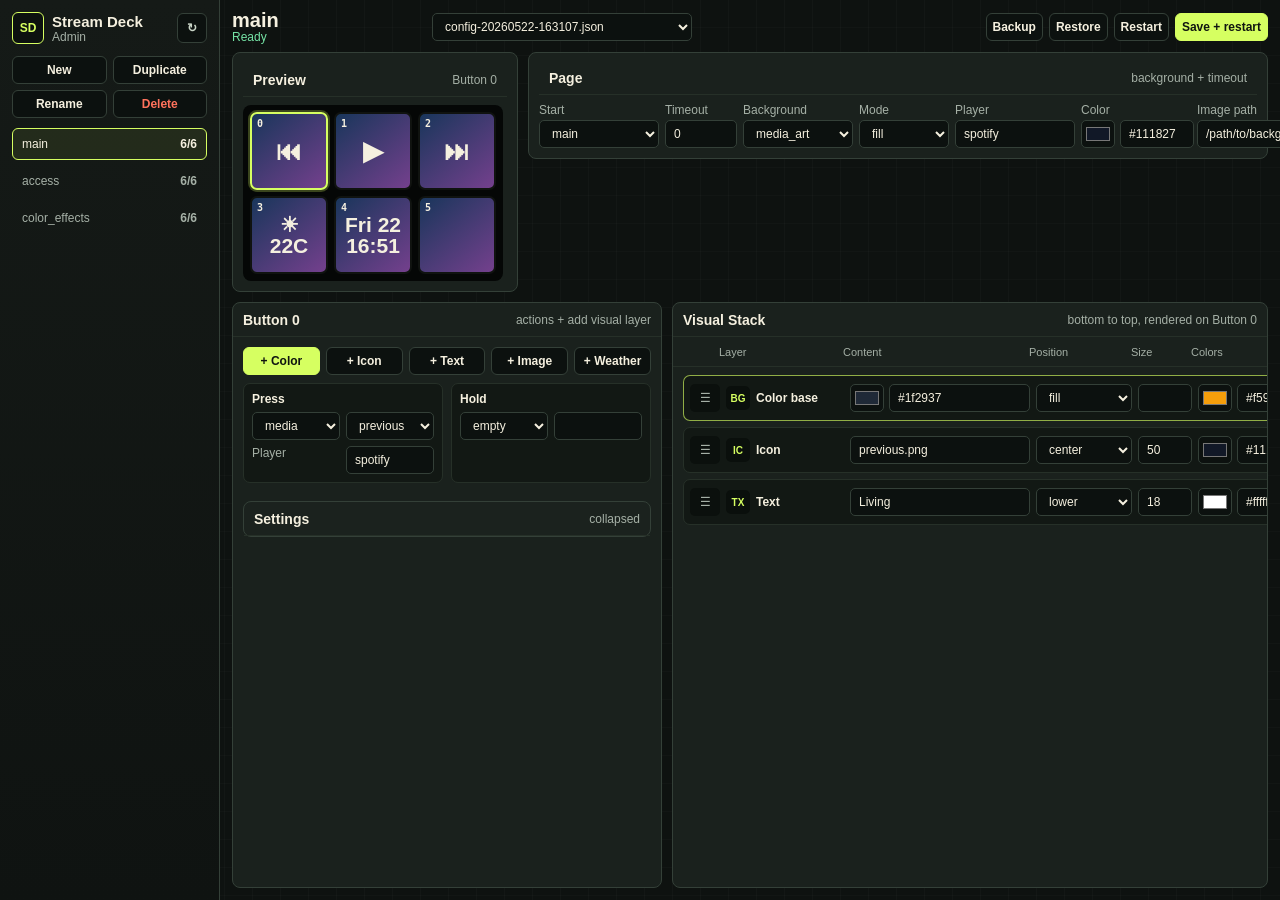
<file: docs/mockups/admin-dense-composer-mock.html>
<!doctype html>
<html lang="en">
  <head>
    <meta charset="utf-8" />
    <meta name="viewport" content="width=device-width, initial-scale=1" />
    <title>Stream Deck Dense Composer Mock</title>
    <style>
      :root {
        color-scheme: dark;
        --bg: #0e1210;
        --rail: #141916;
        --panel: #1b221e;
        --panel2: #121814;
        --field: #0c110f;
        --line: #344038;
        --line2: #263028;
        --text: #f5f0df;
        --muted: #a5b0a6;
        --soft: #cad5c7;
        --accent: #d6ff61;
        --danger: #ff725c;
        --blue: #7db8ff;
      }

      * {
        box-sizing: border-box;
      }

      body {
        margin: 0;
        background:
          linear-gradient(90deg, rgba(255,255,255,.018) 1px, transparent 1px),
          linear-gradient(0deg, rgba(255,255,255,.014) 1px, transparent 1px),
          var(--bg);
        background-size: 28px 28px;
        color: var(--text);
        font: 12px "Aptos", "Segoe UI", sans-serif;
      }

      .app {
        display: grid;
        grid-template-columns: 220px minmax(0, 1fr);
        height: 900px;
        overflow: hidden;
      }

      .side {
        padding: 12px;
        border-right: 1px solid var(--line);
        background: linear-gradient(180deg, #151a17, #0f1311);
      }

      .brand {
        display: grid;
        grid-template-columns: 32px 1fr 30px;
        gap: 8px;
        align-items: center;
        margin-bottom: 12px;
      }

      .mark,
      .iconBtn,
      .miniBtn {
        display: grid;
        place-items: center;
        border: 1px solid var(--line);
        border-radius: 6px;
        background: var(--field);
        color: var(--soft);
        font-weight: 800;
      }

      .mark {
        height: 32px;
        color: var(--accent);
        border-color: var(--accent);
      }

      .iconBtn {
        height: 30px;
      }

      .brand strong {
        display: block;
        font-size: 15px;
      }

      .brand span {
        color: var(--muted);
      }

      .pageActions {
        display: grid;
        grid-template-columns: 1fr 1fr;
        gap: 6px;
        margin-bottom: 10px;
      }

      button,
      .btn {
        height: 28px;
        border: 1px solid var(--line);
        border-radius: 6px;
        background: var(--field);
        color: var(--text);
        font: inherit;
        font-weight: 750;
      }

      .btn.primary,
      button.primary {
        background: var(--accent);
        border-color: var(--accent);
        color: #101510;
      }

      .danger {
        color: var(--danger);
      }

      .pageList {
        display: grid;
        gap: 5px;
      }

      .page {
        display: grid;
        grid-template-columns: 1fr auto;
        align-items: center;
        height: 32px;
        padding: 0 9px;
        border: 1px solid transparent;
        border-radius: 6px;
        color: var(--muted);
      }

      .page.active {
        color: var(--text);
        border-color: var(--accent);
        background: rgba(214,255,97,.08);
      }

      .main {
        display: grid;
        grid-template-rows: auto auto minmax(0, 1fr);
        min-width: 0;
        padding: 10px 12px 12px;
        overflow: hidden;
      }

      .topbar {
        display: grid;
        grid-template-columns: 190px 1fr auto;
        gap: 10px;
        align-items: center;
        margin-bottom: 8px;
      }

      .title strong {
        display: block;
        font-size: 20px;
        line-height: 20px;
      }

      .title span {
        color: #76e4a6;
      }

      .toolbar {
        display: flex;
        gap: 6px;
        justify-content: flex-end;
      }

      .selectSmall {
        width: 260px;
        height: 28px;
      }

      select,
      input {
        height: 28px;
        min-width: 0;
        width: 100%;
        padding: 0 8px;
        border: 1px solid var(--line);
        border-radius: 5px;
        background: var(--field);
        color: var(--text);
        font: inherit;
      }

      input[type="color"] {
        width: 34px;
        padding: 2px;
      }

      label {
        display: grid;
        gap: 3px;
        color: var(--muted);
      }

      .topWork {
        display: grid;
        grid-template-columns: 286px minmax(0, 1fr);
        gap: 10px;
        align-items: start;
        margin-bottom: 10px;
      }

      .panel {
        border: 1px solid var(--line);
        border-radius: 8px;
        background: rgba(27,34,30,.94);
      }

      .panelHead {
        display: flex;
        align-items: center;
        justify-content: space-between;
        height: 34px;
        padding: 0 10px;
        border-bottom: 1px solid var(--line2);
      }

      .panelHead strong {
        font-size: 14px;
      }

      .panelHead span {
        color: var(--muted);
      }

      .preview {
        padding: 10px;
      }

      .deck {
        display: grid;
        grid-template-columns: repeat(3, 78px);
        gap: 6px;
        width: max-content;
        padding: 7px;
        border-radius: 8px;
        background: #050706;
      }

      .key {
        position: relative;
        display: grid;
        place-items: center;
        width: 78px;
        height: 78px;
        border: 2px solid #101310;
        border-radius: 7px;
        background: linear-gradient(140deg, #19365b, #74408d);
        font-size: 26px;
        font-weight: 900;
        overflow: hidden;
      }

      .key.sel {
        border-color: var(--accent);
        box-shadow: 0 0 0 2px rgba(214,255,97,.25);
      }

      .key small {
        position: absolute;
        top: 4px;
        left: 5px;
        font: 800 10px "Cascadia Mono", monospace;
      }

      .key .weather {
        font-size: 21px;
        line-height: 21px;
        text-align: center;
      }

      .pageConfig {
        padding: 8px 10px 10px;
      }

      .pageGrid {
        display: grid;
        grid-template-columns: 120px 72px 110px 90px 120px 110px minmax(170px, 1fr);
        gap: 6px;
        align-items: end;
      }

      .colorPair {
        display: grid;
        grid-template-columns: 34px minmax(74px, 1fr);
        gap: 5px;
      }

      .workspace {
        display: grid;
        grid-template-columns: 430px minmax(0, 1fr);
        gap: 10px;
        min-height: 0;
        overflow: hidden;
      }

      .buttonPanel {
        min-height: 0;
        overflow: hidden;
      }

      .buttonBody {
        display: grid;
        grid-template-rows: auto auto minmax(0, 1fr);
        gap: 8px;
        padding: 10px;
      }

      .quick {
        display: grid;
        grid-template-columns: repeat(5, 1fr);
        gap: 6px;
      }

      .actionGrid {
        display: grid;
        grid-template-columns: 1fr 1fr;
        gap: 8px;
      }

      .actionBox {
        padding: 8px;
        border: 1px solid var(--line2);
        border-radius: 7px;
        background: var(--panel2);
      }

      .actionFields {
        display: grid;
        grid-template-columns: 88px 1fr;
        gap: 6px;
        margin-top: 6px;
      }

      .stackPanel {
        min-height: 0;
        overflow: hidden;
      }

      .layerTable {
        display: grid;
        grid-template-rows: auto minmax(0, 1fr);
        height: 100%;
      }

      .tableHead,
      .layerRow {
        display: grid;
        grid-template-columns: 30px 118px minmax(180px, 1fr) 96px 54px 112px 96px;
        gap: 6px;
        align-items: center;
      }

      .tableHead {
        height: 30px;
        padding: 0 10px;
        border-bottom: 1px solid var(--line2);
        color: var(--muted);
        font-size: 11px;
      }

      .rows {
        display: grid;
        align-content: start;
        gap: 6px;
        padding: 8px 10px 10px;
        overflow: auto;
      }

      .layerRow {
        min-height: 46px;
        padding: 6px;
        border: 1px solid var(--line2);
        border-radius: 7px;
        background: var(--panel2);
      }

      .layerRow.selected {
        border-color: rgba(214,255,97,.65);
      }

      .drag {
        display: grid;
        place-items: center;
        height: 28px;
        border-radius: 5px;
        background: #0b100d;
        color: var(--muted);
      }

      .typePill {
        display: inline-flex;
        align-items: center;
        gap: 6px;
        font-weight: 800;
      }

      .chip {
        display: grid;
        place-items: center;
        width: 24px;
        height: 24px;
        border-radius: 5px;
        background: #0a0f0c;
        color: var(--accent);
        font-size: 10px;
      }

      .muted {
        color: var(--muted);
      }

      .layerProps {
        display: grid;
        grid-template-columns: repeat(6, minmax(70px, 1fr));
        gap: 6px;
      }

      .effectInline {
        display: grid;
        grid-template-columns: 80px 34px 76px 76px 60px;
        gap: 5px;
      }

      .settings {
        margin-top: 10px;
      }

      details summary {
        cursor: pointer;
        list-style: none;
      }

      @media (max-width: 1180px) {
        .app {
          grid-template-columns: 190px minmax(0, 1fr);
        }

        .topWork,
        .workspace {
          grid-template-columns: 1fr;
        }

        .pageGrid,
        .tableHead,
        .layerRow {
          grid-template-columns: 1fr 1fr;
        }
      }
    </style>
  </head>
  <body>
    <main class="app">
      <aside class="side">
        <div class="brand">
          <div class="mark">SD</div>
          <div><strong>Stream Deck</strong><span>Admin</span></div>
          <div class="iconBtn">↻</div>
        </div>
        <div class="pageActions">
          <button>New</button>
          <button>Duplicate</button>
          <button>Rename</button>
          <button class="danger">Delete</button>
        </div>
        <div class="pageList">
          <div class="page active"><span>main</span><b>6/6</b></div>
          <div class="page"><span>access</span><b>6/6</b></div>
          <div class="page"><span>color_effects</span><b>6/6</b></div>
        </div>
      </aside>

      <section class="main">
        <header class="topbar">
          <div class="title"><strong>main</strong><span>Ready</span></div>
          <select class="selectSmall"><option>config-20260522-163107.json</option></select>
          <div class="toolbar">
            <button>Backup</button>
            <button>Restore</button>
            <button>Restart</button>
            <button class="primary">Save + restart</button>
          </div>
        </header>

        <section class="topWork">
          <section class="panel preview">
            <div class="panelHead"><strong>Preview</strong><span>Button 0</span></div>
            <div style="padding-top:8px">
              <div class="deck">
                <div class="key sel"><small>0</small>⏮</div>
                <div class="key"><small>1</small>▶</div>
                <div class="key"><small>2</small>⏭</div>
                <div class="key"><small>3</small><div class="weather">☀<br>22C</div></div>
                <div class="key"><small>4</small><div class="weather">Fri 22<br>16:51</div></div>
                <div class="key"><small>5</small></div>
              </div>
            </div>
          </section>

          <section class="panel pageConfig">
            <div class="panelHead"><strong>Page</strong><span>background + timeout</span></div>
            <div class="pageGrid" style="padding-top:8px">
              <label>Start<select><option>main</option></select></label>
              <label>Timeout<input value="0" /></label>
              <label>Background<select><option>media_art</option><option>solid</option><option>image</option></select></label>
              <label>Mode<select><option>fill</option></select></label>
              <label>Player<input value="spotify" /></label>
              <label>Color<div class="colorPair"><input type="color" value="#111827" /><input value="#111827" /></div></label>
              <label>Image path<input value="/path/to/background.png" /></label>
            </div>
          </section>
        </section>

        <section class="workspace">
          <section class="panel buttonPanel">
            <div class="panelHead"><strong>Button 0</strong><span>actions + add visual layer</span></div>
            <div class="buttonBody">
              <div class="quick">
                <button class="primary">+ Color</button>
                <button>+ Icon</button>
                <button>+ Text</button>
                <button>+ Image</button>
                <button>+ Weather</button>
              </div>
              <div class="actionGrid">
                <div class="actionBox">
                  <strong>Press</strong>
                  <div class="actionFields">
                    <select><option>media</option><option>page</option><option>command</option></select>
                    <select><option>previous</option></select>
                    <span class="muted">Player</span>
                    <input value="spotify" />
                  </div>
                </div>
                <div class="actionBox">
                  <strong>Hold</strong>
                  <div class="actionFields">
                    <select><option>empty</option><option>media</option><option>page</option></select>
                    <input value="" />
                  </div>
                </div>
              </div>
              <details class="panel settings">
                <summary class="panelHead"><strong>Settings</strong><span>collapsed</span></summary>
              </details>
            </div>
          </section>

          <section class="panel stackPanel">
            <div class="panelHead">
              <strong>Visual Stack</strong>
              <span>bottom to top, rendered on Button 0</span>
            </div>
            <div class="layerTable">
              <div class="tableHead">
                <span></span>
                <span>Layer</span>
                <span>Content</span>
                <span>Position</span>
                <span>Size</span>
                <span>Colors</span>
                <span>Effect</span>
              </div>
              <div class="rows">
                <div class="layerRow selected">
                  <div class="drag">☰</div>
                  <div class="typePill"><span class="chip">BG</span> Color base</div>
                  <div class="colorPair"><input type="color" value="#1f2937" /><input value="#1f2937" /></div>
                  <select><option>fill</option></select>
                  <input value="" />
                  <div class="colorPair"><input type="color" value="#f59e0b" /><input value="#f59e0b" /></div>
                  <select><option>blink 350ms</option><option>none</option><option>pulse</option><option>flash</option></select>
                </div>
                <div class="layerRow">
                  <div class="drag">☰</div>
                  <div class="typePill"><span class="chip">IC</span> Icon</div>
                  <input value="previous.png" />
                  <select><option>center</option><option>upper</option><option>lower</option></select>
                  <input value="50" />
                  <div class="colorPair"><input type="color" value="#111827" /><input value="#111827" /></div>
                  <select><option>none</option></select>
                </div>
                <div class="layerRow">
                  <div class="drag">☰</div>
                  <div class="typePill"><span class="chip">TX</span> Text</div>
                  <input value="Living" />
                  <select><option>lower</option><option>center</option></select>
                  <input value="18" />
                  <div class="colorPair"><input type="color" value="#ffffff" /><input value="#ffffff" /></div>
                  <select><option>none</option></select>
                </div>
              </div>
            </div>
          </section>
        </section>
      </section>
    </main>
  </body>
</html>
</file>
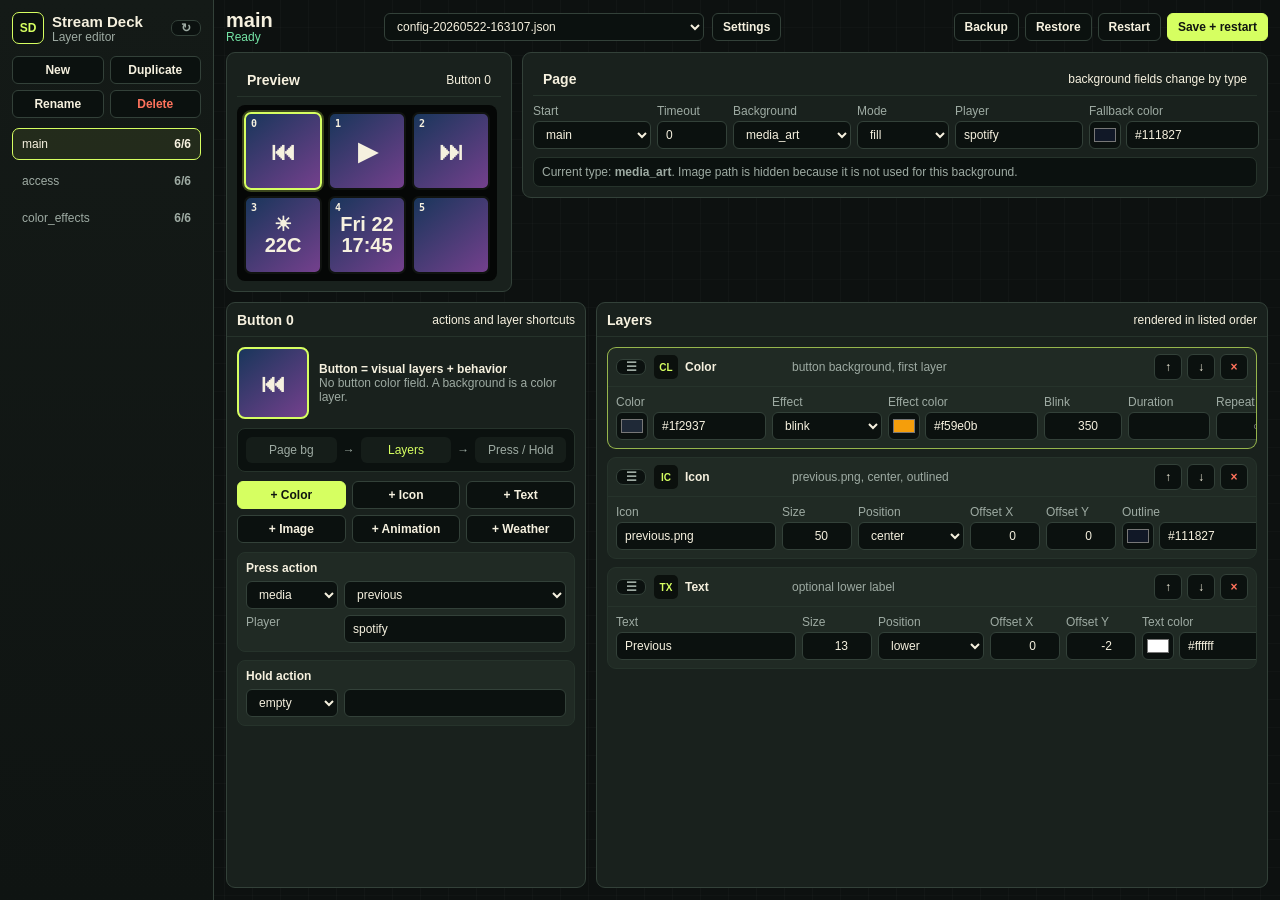
<file: docs/mockups/admin-layer-editor-mock.html>
<!doctype html>
<html lang="en">
  <head>
    <meta charset="utf-8" />
    <meta name="viewport" content="width=device-width, initial-scale=1" />
    <title>Stream Deck Admin Layer Editor Mock</title>
    <style>
      :root {
        color-scheme: dark;
        --bg: #0d1110;
        --rail: #141a17;
        --panel: #1a221e;
        --panel-2: #111815;
        --panel-3: #202a24;
        --field: #0b110f;
        --line: #334139;
        --line-soft: #26332b;
        --text: #f6f1df;
        --muted: #9eaba3;
        --accent: #d6ff61;
        --good: #74e3a5;
        --danger: #ff735d;
        --blue: #83bcff;
      }

      * {
        box-sizing: border-box;
      }

      body {
        margin: 0;
        background:
          linear-gradient(90deg, rgba(255,255,255,.018) 1px, transparent 1px),
          linear-gradient(0deg, rgba(255,255,255,.014) 1px, transparent 1px),
          var(--bg);
        background-size: 28px 28px;
        color: var(--text);
        font: 12px "Aptos", "Segoe UI", sans-serif;
      }

      button,
      input,
      select {
        height: 28px;
        min-width: 0;
        border: 1px solid var(--line);
        border-radius: 6px;
        background: var(--field);
        color: var(--text);
        font: inherit;
      }

      button {
        padding: 0 10px;
        font-weight: 800;
      }

      button.primary {
        border-color: var(--accent);
        background: var(--accent);
        color: #101510;
      }

      input,
      select {
        width: 100%;
        padding: 0 8px;
      }

      input[type="color"] {
        width: 32px;
        padding: 2px;
      }

      label {
        display: grid;
        gap: 3px;
        color: var(--muted);
      }

      .app {
        display: grid;
        grid-template-columns: 214px minmax(0, 1fr);
        height: 900px;
        overflow: hidden;
      }

      .sidebar {
        padding: 12px;
        border-right: 1px solid var(--line);
        background: linear-gradient(180deg, var(--rail), #0f1412);
      }

      .brand {
        display: grid;
        grid-template-columns: 32px 1fr 30px;
        align-items: center;
        gap: 8px;
        margin-bottom: 12px;
      }

      .mark,
      .iconBtn,
      .drag {
        display: grid;
        place-items: center;
        border: 1px solid var(--line);
        border-radius: 7px;
        background: var(--field);
        color: var(--muted);
        font-weight: 900;
      }

      .mark {
        height: 32px;
        border-color: var(--accent);
        color: var(--accent);
      }

      .brand strong {
        display: block;
        font-size: 15px;
      }

      .brand span {
        color: var(--muted);
      }

      .pageActions {
        display: grid;
        grid-template-columns: 1fr 1fr;
        gap: 6px;
        margin-bottom: 10px;
      }

      .pages {
        display: grid;
        gap: 5px;
      }

      .page {
        display: grid;
        grid-template-columns: 1fr auto;
        align-items: center;
        height: 32px;
        padding: 0 9px;
        border: 1px solid transparent;
        border-radius: 7px;
        color: var(--muted);
      }

      .page.active {
        border-color: var(--accent);
        background: rgba(214,255,97,.08);
        color: var(--text);
      }

      .main {
        display: grid;
        grid-template-rows: auto auto minmax(0, 1fr);
        min-width: 0;
        padding: 10px 12px 12px;
        overflow: hidden;
      }

      .topbar {
        display: grid;
        grid-template-columns: 150px 320px auto 1fr auto;
        gap: 8px;
        align-items: center;
        margin-bottom: 8px;
      }

      .title strong {
        display: block;
        font-size: 20px;
        line-height: 20px;
      }

      .title span {
        color: var(--good);
      }

      .topActions {
        display: flex;
        justify-content: flex-end;
        gap: 6px;
      }

      .settingsTop {
        width: max-content;
      }

      .panel {
        border: 1px solid var(--line);
        border-radius: 9px;
        background: rgba(26,34,30,.95);
        overflow: hidden;
      }

      .panelHead {
        display: flex;
        align-items: center;
        justify-content: space-between;
        height: 34px;
        padding: 0 10px;
        border-bottom: 1px solid var(--line-soft);
      }

      .panelHead strong {
        font-size: 14px;
      }

      .hint {
        color: var(--muted);
      }

      .topWork {
        display: grid;
        grid-template-columns: 286px minmax(0, 1fr);
        gap: 10px;
        align-items: start;
        margin-bottom: 10px;
      }

      .preview {
        padding: 10px;
      }

      .deck {
        display: grid;
        grid-template-columns: repeat(3, 78px);
        gap: 6px;
        width: max-content;
        padding: 7px;
        border-radius: 8px;
        background: #050706;
      }

      .key {
        position: relative;
        display: grid;
        place-items: center;
        width: 78px;
        height: 78px;
        border: 2px solid #101310;
        border-radius: 7px;
        background: linear-gradient(140deg, #19365b, #74408d);
        font-size: 25px;
        font-weight: 900;
        overflow: hidden;
      }

      .key.selected {
        border-color: var(--accent);
        box-shadow: 0 0 0 2px rgba(214,255,97,.25);
      }

      .key small {
        position: absolute;
        top: 4px;
        left: 5px;
        font: 800 10px "Cascadia Mono", monospace;
      }

      .keyText {
        text-align: center;
        font-size: 20px;
        line-height: 21px;
      }

      .pageConfig {
        padding: 9px 10px 10px;
      }

      .pageGrid {
        display: grid;
        grid-template-columns: 118px 70px 118px 92px 128px minmax(170px, 1fr);
        gap: 6px;
        align-items: end;
      }

      .colorPair {
        display: grid;
        grid-template-columns: 32px minmax(78px, 1fr);
        gap: 5px;
      }

      .pageNote {
        margin-top: 8px;
        padding: 7px 8px;
        border: 1px solid var(--line-soft);
        border-radius: 7px;
        background: var(--field);
        color: var(--muted);
      }

      .buttonEditor {
        display: grid;
        grid-template-columns: 360px minmax(0, 1fr);
        gap: 10px;
        min-height: 0;
      }

      .buttonPanel {
        min-height: 0;
      }

      .buttonBody {
        display: grid;
        gap: 9px;
        padding: 10px;
      }

      .buttonSummary {
        display: grid;
        grid-template-columns: 72px 1fr;
        gap: 10px;
        align-items: center;
      }

      .selectedKey {
        display: grid;
        place-items: center;
        width: 72px;
        height: 72px;
        border: 2px solid var(--accent);
        border-radius: 8px;
        background: linear-gradient(140deg, #19365b, #74408d);
        font-size: 25px;
        font-weight: 900;
      }

      .pipeline {
        display: grid;
        grid-template-columns: 1fr auto 1fr auto 1fr;
        gap: 6px;
        align-items: center;
        padding: 8px;
        border: 1px solid var(--line-soft);
        border-radius: 8px;
        background: var(--field);
        color: var(--muted);
      }

      .pipeStep {
        padding: 6px 8px;
        border-radius: 6px;
        background: #151d19;
        text-align: center;
      }

      .pipeStep.active {
        color: var(--accent);
      }

      .addGrid {
        display: grid;
        grid-template-columns: repeat(3, 1fr);
        gap: 6px;
      }

      .actions {
        display: grid;
        gap: 8px;
      }

      .actionBox {
        padding: 8px;
        border: 1px solid var(--line-soft);
        border-radius: 8px;
        background: var(--panel-3);
      }

      .actionForm {
        display: grid;
        grid-template-columns: 92px 1fr;
        gap: 6px;
        margin-top: 6px;
      }

      .settingsLink {
        height: 30px;
        display: flex;
        align-items: center;
        justify-content: space-between;
        padding: 0 9px;
        border: 1px solid var(--line-soft);
        border-radius: 8px;
        background: var(--field);
        color: var(--muted);
      }

      .layersPanel {
        min-height: 0;
      }

      .layerList {
        display: grid;
        gap: 8px;
        max-height: calc(900px - 360px);
        padding: 10px;
        overflow: auto;
      }

      .layerCard {
        border: 1px solid var(--line-soft);
        border-radius: 9px;
        background: var(--panel-3);
        overflow: hidden;
      }

      .layerCard.selected {
        border-color: rgba(214,255,97,.65);
      }

      .layerHeader {
        display: grid;
        grid-template-columns: 30px 130px 1fr auto;
        gap: 8px;
        align-items: center;
        min-height: 36px;
        padding: 6px 8px;
        border-bottom: 1px solid var(--line-soft);
      }

      .badge {
        display: inline-grid;
        place-items: center;
        width: 24px;
        height: 24px;
        border-radius: 5px;
        background: #0b100d;
        color: var(--accent);
        font-size: 10px;
        font-weight: 900;
      }

      .layerType {
        display: flex;
        align-items: center;
        gap: 7px;
        font-weight: 900;
      }

      .layerTools {
        display: flex;
        gap: 5px;
      }

      .mini {
        width: 28px;
        height: 26px;
        padding: 0;
      }

      .layerForm {
        display: grid;
        gap: 7px;
        padding: 8px;
      }

      .formRow {
        display: grid;
        gap: 6px;
        align-items: end;
      }

      .colorRow {
        grid-template-columns: 150px 110px 150px 78px 82px 70px;
      }

      .iconRow {
        grid-template-columns: minmax(160px, 1fr) 70px 106px 70px 70px 140px 70px;
      }

      .textRow {
        grid-template-columns: minmax(180px, 1fr) 70px 106px 70px 70px 134px 134px 64px;
      }

      .numberInput {
        text-align: right;
      }

      .imageRow {
        grid-template-columns: minmax(240px, 1fr) 110px 70px 70px;
      }

      .danger {
        color: var(--danger);
      }

      .muted {
        color: var(--muted);
      }

      @media (max-width: 1180px) {
        .app {
          grid-template-columns: 190px minmax(0, 1fr);
        }

        .topbar,
        .topWork,
        .buttonEditor {
          grid-template-columns: 1fr;
        }

        .pageGrid,
        .colorRow,
        .iconRow,
        .textRow,
        .imageRow {
          grid-template-columns: 1fr 1fr;
        }
      }
    </style>
  </head>
  <body>
    <main class="app">
      <aside class="sidebar">
        <div class="brand">
          <div class="mark">SD</div>
          <div><strong>Stream Deck</strong><span>Layer editor</span></div>
          <div class="iconBtn">↻</div>
        </div>
        <div class="pageActions">
          <button>New</button>
          <button>Duplicate</button>
          <button>Rename</button>
          <button class="danger">Delete</button>
        </div>
        <nav class="pages">
          <div class="page active"><span>main</span><b>6/6</b></div>
          <div class="page"><span>access</span><b>6/6</b></div>
          <div class="page"><span>color_effects</span><b>6/6</b></div>
        </nav>
      </aside>

      <section class="main">
        <header class="topbar">
          <div class="title"><strong>main</strong><span>Ready</span></div>
          <select><option>config-20260522-163107.json</option></select>
          <button class="settingsTop">Settings</button>
          <span></span>
          <div class="topActions">
            <button>Backup</button>
            <button>Restore</button>
            <button>Restart</button>
            <button class="primary">Save + restart</button>
          </div>
        </header>

        <section class="topWork">
          <section class="panel preview">
            <div class="panelHead"><strong>Preview</strong><span>Button 0</span></div>
            <div style="padding-top:8px">
              <div class="deck">
                <div class="key selected"><small>0</small>⏮</div>
                <div class="key"><small>1</small>▶</div>
                <div class="key"><small>2</small>⏭</div>
                <div class="key"><small>3</small><div class="keyText">☀<br>22C</div></div>
                <div class="key"><small>4</small><div class="keyText">Fri 22<br>17:45</div></div>
                <div class="key"><small>5</small></div>
              </div>
            </div>
          </section>

          <section class="panel pageConfig">
            <div class="panelHead"><strong>Page</strong><span>background fields change by type</span></div>
            <div class="pageGrid" style="padding-top:8px">
              <label>Start<select><option>main</option></select></label>
              <label>Timeout<input value="0" /></label>
              <label>Background<select><option>media_art</option><option>solid</option><option>image</option></select></label>
              <label>Mode<select><option>fill</option></select></label>
              <label>Player<input value="spotify" /></label>
              <label>Fallback color<div class="colorPair"><input type="color" value="#111827" /><input value="#111827" /></div></label>
            </div>
            <div class="pageNote">Current type: <b>media_art</b>. Image path is hidden because it is not used for this background.</div>
          </section>
        </section>

        <section class="buttonEditor">
          <section class="panel buttonPanel">
            <div class="panelHead"><strong>Button 0</strong><span>actions and layer shortcuts</span></div>
            <div class="buttonBody">
              <div class="buttonSummary">
                <div class="selectedKey">⏮</div>
                <div>
                  <strong>Button = visual layers + behavior</strong>
                  <div class="muted">No button color field. A background is a color layer.</div>
                </div>
              </div>

              <div class="pipeline">
                <div class="pipeStep">Page bg</div>
                <span>→</span>
                <div class="pipeStep active">Layers</div>
                <span>→</span>
                <div class="pipeStep">Press / Hold</div>
              </div>

              <div class="addGrid">
                <button class="primary">+ Color</button>
                <button>+ Icon</button>
                <button>+ Text</button>
                <button>+ Image</button>
                <button>+ Animation</button>
                <button>+ Weather</button>
              </div>

              <section class="actions">
                <div class="actionBox">
                  <strong>Press action</strong>
                  <div class="actionForm">
                    <select><option>media</option><option>page</option><option>command</option><option>brightness</option></select>
                    <select><option>previous</option></select>
                    <span class="muted">Player</span>
                    <input value="spotify" />
                  </div>
                </div>
                <div class="actionBox">
                  <strong>Hold action</strong>
                  <div class="actionForm">
                    <select><option>empty</option><option>media</option><option>page</option></select>
                    <input value="" />
                  </div>
                </div>
              </section>
            </div>
          </section>

          <section class="panel layersPanel">
            <div class="panelHead"><strong>Layers</strong><span>rendered in listed order</span></div>
            <div class="layerList">
              <article class="layerCard selected">
                <div class="layerHeader">
                  <div class="drag">☰</div>
                  <div class="layerType"><span class="badge">CL</span> Color</div>
                  <span class="hint">button background, first layer</span>
                  <div class="layerTools"><button class="mini">↑</button><button class="mini">↓</button><button class="mini danger">×</button></div>
                </div>
                <div class="layerForm">
                  <div class="formRow colorRow">
                    <label>Color<div class="colorPair"><input type="color" value="#1f2937" /><input value="#1f2937" /></div></label>
                    <label>Effect<select><option>blink</option><option>none</option><option>pulse</option><option>flash</option></select></label>
                    <label>Effect color<div class="colorPair"><input type="color" value="#f59e0b" /><input value="#f59e0b" /></div></label>
                    <label>Blink<input class="numberInput" type="number" value="350" /></label>
                    <label>Duration<input class="numberInput" type="number" value="" /></label>
                    <label>Repeat<input class="numberInput" type="number" placeholder="∞" /></label>
                  </div>
                </div>
              </article>

              <article class="layerCard">
                <div class="layerHeader">
                  <div class="drag">☰</div>
                  <div class="layerType"><span class="badge">IC</span> Icon</div>
                  <span class="hint">previous.png, center, outlined</span>
                  <div class="layerTools"><button class="mini">↑</button><button class="mini">↓</button><button class="mini danger">×</button></div>
                </div>
                <div class="layerForm">
                  <div class="formRow iconRow">
                    <label>Icon<input value="previous.png" /></label>
                    <label>Size<input class="numberInput" type="number" value="50" /></label>
                    <label>Position<select><option>center</option><option>upper</option><option>lower</option></select></label>
                    <label>Offset X<input class="numberInput" type="number" value="0" /></label>
                    <label>Offset Y<input class="numberInput" type="number" value="0" /></label>
                    <label>Outline<div class="colorPair"><input type="color" value="#111827" /><input value="#111827" /></div></label>
                    <label>Width<input class="numberInput" type="number" value="2" /></label>
                  </div>
                </div>
              </article>

              <article class="layerCard">
                <div class="layerHeader">
                  <div class="drag">☰</div>
                  <div class="layerType"><span class="badge">TX</span> Text</div>
                  <span class="hint">optional lower label</span>
                  <div class="layerTools"><button class="mini">↑</button><button class="mini">↓</button><button class="mini danger">×</button></div>
                </div>
                <div class="layerForm">
                  <div class="formRow textRow">
                    <label>Text<input value="Previous" /></label>
                    <label>Size<input class="numberInput" type="number" value="13" /></label>
                    <label>Position<select><option>lower</option><option>center</option><option>upper</option></select></label>
                    <label>Offset X<input class="numberInput" type="number" value="0" /></label>
                    <label>Offset Y<input class="numberInput" type="number" value="-2" /></label>
                    <label>Text color<div class="colorPair"><input type="color" value="#ffffff" /><input value="#ffffff" /></div></label>
                    <label>Outline<div class="colorPair"><input type="color" value="#000000" /><input value="#000000" /></div></label>
                    <label>Width<input class="numberInput" type="number" value="2" /></label>
                  </div>
                </div>
              </article>
            </div>
          </section>
        </section>
      </section>
    </main>
  </body>
</html>
</file>
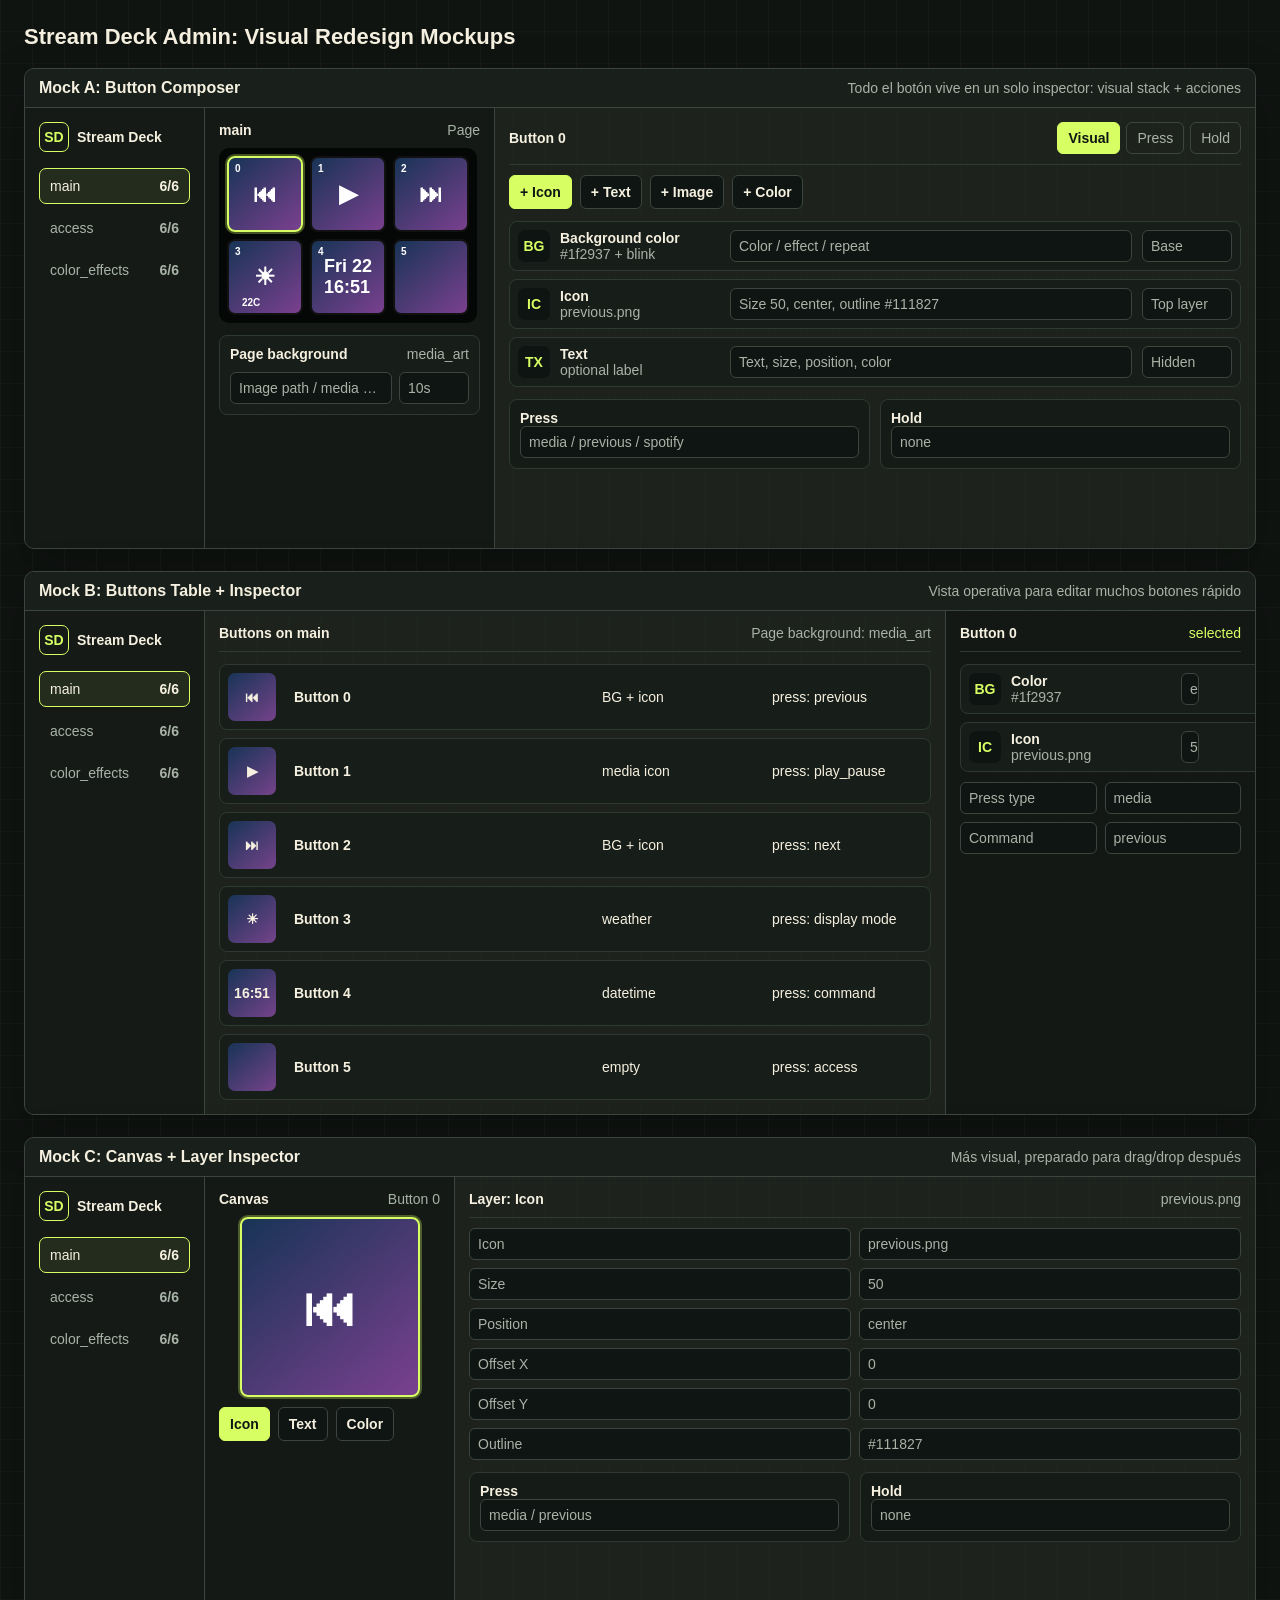
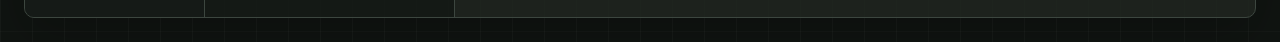
<file: docs/mockups/admin-redesign-mocks.html>
<!doctype html>
<html lang="en">
  <head>
    <meta charset="utf-8" />
    <meta name="viewport" content="width=device-width, initial-scale=1" />
    <title>Stream Deck Admin Mockups</title>
    <style>
      :root {
        --bg: #101411;
        --rail: #151a17;
        --panel: #202721;
        --panel2: #171d19;
        --line: #3c463f;
        --line2: #2f3933;
        --text: #f5f0df;
        --muted: #a8b3a8;
        --accent: #d7ff64;
        --blue: #75b7ff;
        --danger: #ff765f;
      }

      * {
        box-sizing: border-box;
      }

      body {
        margin: 0;
        padding: 24px;
        background:
          linear-gradient(90deg, rgba(255,255,255,.03) 1px, transparent 1px),
          linear-gradient(0deg, rgba(255,255,255,.02) 1px, transparent 1px),
          var(--bg);
        background-size: 32px 32px;
        color: var(--text);
        font: 14px "Aptos", "Segoe UI", sans-serif;
      }

      h1 {
        margin: 0 0 18px;
        font-size: 22px;
      }

      .mocks {
        display: grid;
        grid-template-columns: 1fr;
        gap: 22px;
      }

      .mock {
        border: 1px solid var(--line);
        border-radius: 10px;
        overflow: hidden;
        background: rgba(32, 39, 33, .78);
        box-shadow: 0 18px 50px rgba(0,0,0,.22);
      }

      .mockTitle {
        display: flex;
        align-items: center;
        justify-content: space-between;
        padding: 10px 14px;
        border-bottom: 1px solid var(--line);
        background: #19201b;
      }

      .mockTitle strong {
        font-size: 16px;
      }

      .mockTitle span {
        color: var(--muted);
      }

      .app {
        display: grid;
        grid-template-columns: 180px 290px 1fr;
        min-height: 440px;
      }

      .pages {
        padding: 14px;
        border-right: 1px solid var(--line);
        background: var(--rail);
      }

      .brand {
        display: flex;
        align-items: center;
        gap: 8px;
        margin-bottom: 16px;
        font-weight: 800;
      }

      .mark {
        display: grid;
        place-items: center;
        width: 30px;
        height: 30px;
        border: 1px solid var(--accent);
        border-radius: 7px;
        color: var(--accent);
      }

      .page {
        display: flex;
        justify-content: space-between;
        padding: 9px 10px;
        margin-bottom: 6px;
        border: 1px solid transparent;
        border-radius: 7px;
        color: var(--muted);
      }

      .page.active {
        color: var(--text);
        border-color: var(--accent);
        background: rgba(215,255,100,.08);
      }

      .previewCol {
        padding: 14px;
        border-right: 1px solid var(--line);
        background: rgba(17, 22, 19, .68);
      }

      .sectionHead {
        display: flex;
        justify-content: space-between;
        align-items: center;
        margin-bottom: 10px;
        color: var(--muted);
      }

      .sectionHead strong {
        color: var(--text);
      }

      .deck {
        display: grid;
        grid-template-columns: repeat(3, 76px);
        gap: 7px;
        width: max-content;
        padding: 8px;
        border-radius: 10px;
        background: #050706;
      }

      .key {
        position: relative;
        display: grid;
        place-items: center;
        width: 76px;
        height: 76px;
        border: 2px solid #111;
        border-radius: 8px;
        background: linear-gradient(140deg, #183456, #7a408f);
        color: #fff;
        font-size: 24px;
        font-weight: 900;
      }

      .key.sel {
        border-color: var(--accent);
        box-shadow: 0 0 0 2px rgba(215,255,100,.3);
      }

      .key small {
        position: absolute;
        top: 5px;
        left: 6px;
        font-size: 10px;
      }

      .pageCard {
        margin-top: 12px;
        padding: 10px;
        border: 1px solid var(--line2);
        border-radius: 8px;
        background: var(--panel2);
      }

      .miniGrid {
        display: grid;
        grid-template-columns: 1fr 70px;
        gap: 7px;
      }

      .field {
        min-height: 30px;
        padding: 7px 8px;
        border: 1px solid var(--line);
        border-radius: 6px;
        background: #0f1512;
        color: var(--muted);
        white-space: nowrap;
        overflow: hidden;
        text-overflow: ellipsis;
      }

      .mainEditor {
        padding: 14px;
      }

      .buttonHeader {
        display: flex;
        justify-content: space-between;
        align-items: center;
        padding-bottom: 10px;
        border-bottom: 1px solid var(--line2);
      }

      .tabs {
        display: flex;
        gap: 6px;
      }

      .tab {
        padding: 7px 10px;
        border: 1px solid var(--line);
        border-radius: 6px;
        color: var(--muted);
      }

      .tab.active {
        color: #0f1512;
        background: var(--accent);
        border-color: var(--accent);
        font-weight: 800;
      }

      .stack {
        display: grid;
        gap: 8px;
        margin-top: 12px;
      }

      .layer {
        display: grid;
        grid-template-columns: 32px 160px 1fr 90px;
        align-items: center;
        gap: 10px;
        min-height: 48px;
        padding: 8px;
        border: 1px solid var(--line2);
        border-radius: 8px;
        background: var(--panel2);
      }

      .layerIcon {
        display: grid;
        place-items: center;
        width: 32px;
        height: 32px;
        border-radius: 7px;
        background: #0e1411;
        color: var(--accent);
        font-weight: 900;
      }

      .layer strong {
        display: block;
      }

      .layer span {
        color: var(--muted);
      }

      .actions {
        display: grid;
        grid-template-columns: 1fr 1fr;
        gap: 10px;
        margin-top: 12px;
      }

      .action {
        padding: 10px;
        border: 1px solid var(--line2);
        border-radius: 8px;
        background: #151b17;
      }

      .toolbar {
        display: flex;
        gap: 8px;
        margin-top: 10px;
      }

      .btn {
        padding: 8px 10px;
        border: 1px solid var(--line);
        border-radius: 6px;
        background: #0f1512;
        font-weight: 800;
      }

      .btn.primary {
        background: var(--accent);
        border-color: var(--accent);
        color: #0f1512;
      }

      .mockB .app {
        grid-template-columns: 180px 1fr 310px;
      }

      .buttonGrid {
        display: grid;
        gap: 8px;
      }

      .buttonRow {
        display: grid;
        grid-template-columns: 56px 1fr 160px 150px;
        gap: 10px;
        align-items: center;
        padding: 8px;
        border: 1px solid var(--line2);
        border-radius: 8px;
        background: var(--panel2);
      }

      .miniKey {
        display: grid;
        place-items: center;
        width: 48px;
        height: 48px;
        border-radius: 7px;
        background: linear-gradient(140deg, #183456, #75438b);
        font-weight: 900;
      }

      .inspector {
        padding: 14px;
        border-left: 1px solid var(--line);
        background: rgba(17, 22, 19, .72);
      }

      .propGrid {
        display: grid;
        grid-template-columns: 1fr 1fr;
        gap: 8px;
        margin-top: 10px;
      }

      .mockC .app {
        grid-template-columns: 180px 250px 1fr;
      }
    </style>
  </head>
  <body>
    <h1>Stream Deck Admin: Visual Redesign Mockups</h1>

    <div class="mocks">
      <section class="mock">
        <div class="mockTitle">
          <strong>Mock A: Button Composer</strong>
          <span>Todo el botón vive en un solo inspector: visual stack + acciones</span>
        </div>
        <div class="app">
          <aside class="pages">
            <div class="brand"><div class="mark">SD</div><span>Stream Deck</span></div>
            <div class="page active"><span>main</span><b>6/6</b></div>
            <div class="page"><span>access</span><b>6/6</b></div>
            <div class="page"><span>color_effects</span><b>6/6</b></div>
          </aside>
          <section class="previewCol">
            <div class="sectionHead"><strong>main</strong><span>Page</span></div>
            <div class="deck">
              <div class="key sel"><small>0</small>⏮</div>
              <div class="key"><small>1</small>▶</div>
              <div class="key"><small>2</small>⏭</div>
              <div class="key"><small>3</small>☀<br><small style="top:auto;bottom:5px;left:13px">22C</small></div>
              <div class="key"><small>4</small><span style="font-size:18px">Fri 22<br>16:51</span></div>
              <div class="key"><small>5</small></div>
            </div>
            <div class="pageCard">
              <div class="sectionHead"><strong>Page background</strong><span>media_art</span></div>
              <div class="miniGrid">
                <div class="field">Image path / media player</div>
                <div class="field">10s</div>
              </div>
            </div>
          </section>
          <main class="mainEditor">
            <div class="buttonHeader">
              <strong>Button 0</strong>
              <div class="tabs">
                <div class="tab active">Visual</div>
                <div class="tab">Press</div>
                <div class="tab">Hold</div>
              </div>
            </div>
            <div class="toolbar">
              <div class="btn primary">+ Icon</div>
              <div class="btn">+ Text</div>
              <div class="btn">+ Image</div>
              <div class="btn">+ Color</div>
            </div>
            <div class="stack">
              <div class="layer">
                <div class="layerIcon">BG</div>
                <div><strong>Background color</strong><span>#1f2937 + blink</span></div>
                <div class="field">Color / effect / repeat</div>
                <div class="field">Base</div>
              </div>
              <div class="layer">
                <div class="layerIcon">IC</div>
                <div><strong>Icon</strong><span>previous.png</span></div>
                <div class="field">Size 50, center, outline #111827</div>
                <div class="field">Top layer</div>
              </div>
              <div class="layer">
                <div class="layerIcon">TX</div>
                <div><strong>Text</strong><span>optional label</span></div>
                <div class="field">Text, size, position, color</div>
                <div class="field">Hidden</div>
              </div>
            </div>
            <div class="actions">
              <div class="action"><strong>Press</strong><div class="field">media / previous / spotify</div></div>
              <div class="action"><strong>Hold</strong><div class="field">none</div></div>
            </div>
          </main>
        </div>
      </section>

      <section class="mock mockB">
        <div class="mockTitle">
          <strong>Mock B: Buttons Table + Inspector</strong>
          <span>Vista operativa para editar muchos botones rápido</span>
        </div>
        <div class="app">
          <aside class="pages">
            <div class="brand"><div class="mark">SD</div><span>Stream Deck</span></div>
            <div class="page active"><span>main</span><b>6/6</b></div>
            <div class="page"><span>access</span><b>6/6</b></div>
            <div class="page"><span>color_effects</span><b>6/6</b></div>
          </aside>
          <main class="mainEditor">
            <div class="buttonHeader"><strong>Buttons on main</strong><span style="color:var(--muted)">Page background: media_art</span></div>
            <div class="buttonGrid" style="margin-top:12px">
              <div class="buttonRow"><div class="miniKey">⏮</div><strong>Button 0</strong><span>BG + icon</span><span>press: previous</span></div>
              <div class="buttonRow"><div class="miniKey">▶</div><strong>Button 1</strong><span>media icon</span><span>press: play_pause</span></div>
              <div class="buttonRow"><div class="miniKey">⏭</div><strong>Button 2</strong><span>BG + icon</span><span>press: next</span></div>
              <div class="buttonRow"><div class="miniKey">☀</div><strong>Button 3</strong><span>weather</span><span>press: display mode</span></div>
              <div class="buttonRow"><div class="miniKey">16:51</div><strong>Button 4</strong><span>datetime</span><span>press: command</span></div>
              <div class="buttonRow"><div class="miniKey"></div><strong>Button 5</strong><span>empty</span><span>press: access</span></div>
            </div>
          </main>
          <aside class="inspector">
            <div class="buttonHeader"><strong>Button 0</strong><span style="color:var(--accent)">selected</span></div>
            <div class="stack">
              <div class="layer"><div class="layerIcon">BG</div><div><strong>Color</strong><span>#1f2937</span></div><div class="field">effect</div><div></div></div>
              <div class="layer"><div class="layerIcon">IC</div><div><strong>Icon</strong><span>previous.png</span></div><div class="field">50px</div><div></div></div>
            </div>
            <div class="propGrid">
              <div class="field">Press type</div>
              <div class="field">media</div>
              <div class="field">Command</div>
              <div class="field">previous</div>
            </div>
          </aside>
        </div>
      </section>

      <section class="mock mockC">
        <div class="mockTitle">
          <strong>Mock C: Canvas + Layer Inspector</strong>
          <span>Más visual, preparado para drag/drop después</span>
        </div>
        <div class="app">
          <aside class="pages">
            <div class="brand"><div class="mark">SD</div><span>Stream Deck</span></div>
            <div class="page active"><span>main</span><b>6/6</b></div>
            <div class="page"><span>access</span><b>6/6</b></div>
            <div class="page"><span>color_effects</span><b>6/6</b></div>
          </aside>
          <section class="previewCol">
            <div class="sectionHead"><strong>Canvas</strong><span>Button 0</span></div>
            <div class="key sel" style="width:180px;height:180px;font-size:54px;margin:auto">⏮</div>
            <div class="toolbar">
              <div class="btn primary">Icon</div>
              <div class="btn">Text</div>
              <div class="btn">Color</div>
            </div>
          </section>
          <main class="mainEditor">
            <div class="buttonHeader"><strong>Layer: Icon</strong><span style="color:var(--muted)">previous.png</span></div>
            <div class="propGrid">
              <div class="field">Icon</div>
              <div class="field">previous.png</div>
              <div class="field">Size</div>
              <div class="field">50</div>
              <div class="field">Position</div>
              <div class="field">center</div>
              <div class="field">Offset X</div>
              <div class="field">0</div>
              <div class="field">Offset Y</div>
              <div class="field">0</div>
              <div class="field">Outline</div>
              <div class="field">#111827</div>
            </div>
            <div class="actions">
              <div class="action"><strong>Press</strong><div class="field">media / previous</div></div>
              <div class="action"><strong>Hold</strong><div class="field">none</div></div>
            </div>
          </main>
        </div>
      </section>
    </div>
  </body>
</html>
</file>
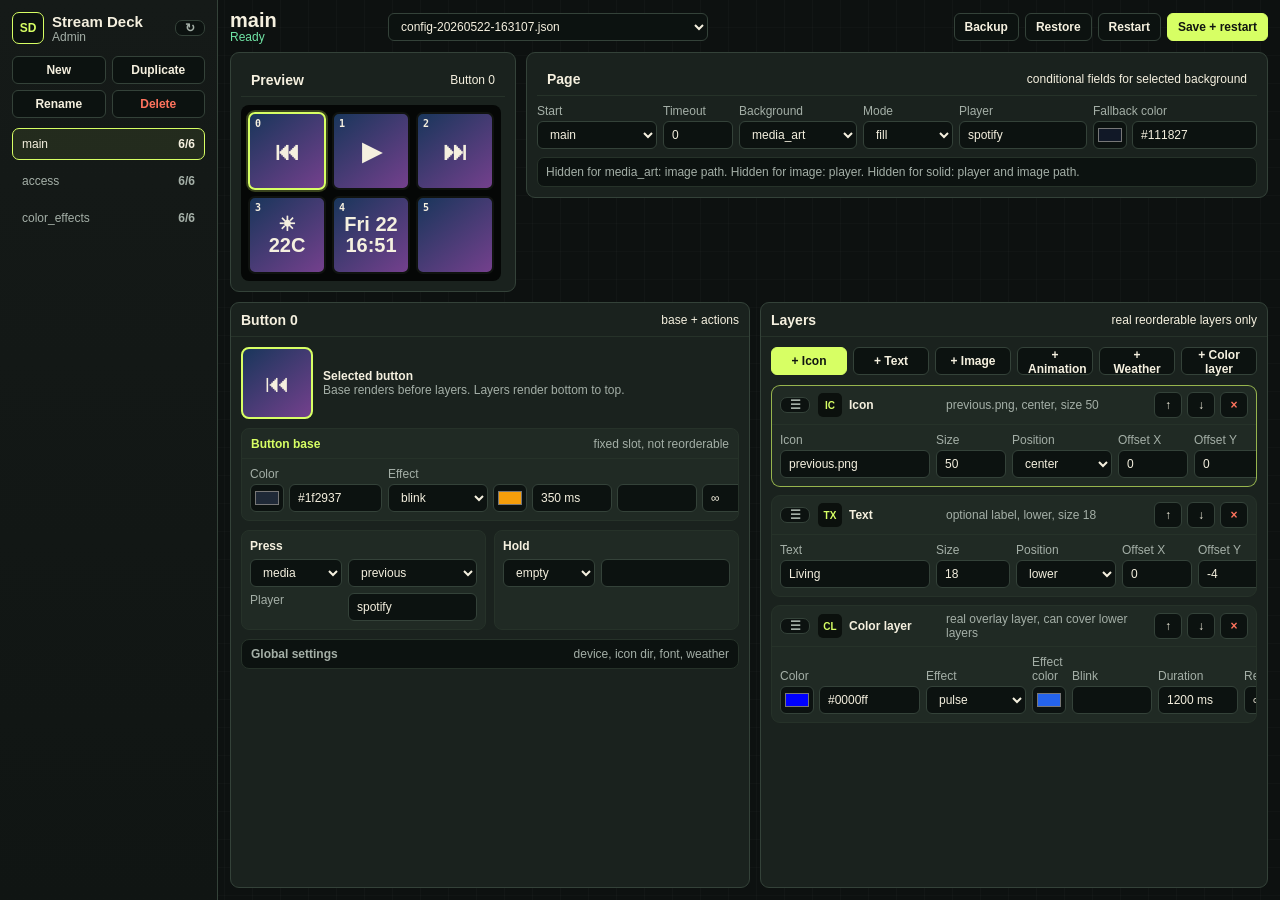
<file: docs/mockups/admin-render-model-mock.html>
<!doctype html>
<html lang="en">
  <head>
    <meta charset="utf-8" />
    <meta name="viewport" content="width=device-width, initial-scale=1" />
    <title>Stream Deck Render Model Mock</title>
    <style>
      :root {
        color-scheme: dark;
        --bg: #0d1110;
        --rail: #151a18;
        --panel: #1b231f;
        --panel-soft: #202a24;
        --field: #0c1210;
        --line: #344239;
        --line-soft: #263229;
        --text: #f5f0df;
        --muted: #a4afa7;
        --accent: #d7ff64;
        --ok: #70e4a5;
        --danger: #ff735d;
        --blue: #83bcff;
      }

      * {
        box-sizing: border-box;
      }

      body {
        margin: 0;
        background:
          linear-gradient(90deg, rgba(255,255,255,.02) 1px, transparent 1px),
          linear-gradient(0deg, rgba(255,255,255,.014) 1px, transparent 1px),
          var(--bg);
        background-size: 28px 28px;
        color: var(--text);
        font: 12px "Aptos", "Segoe UI", sans-serif;
      }

      button,
      input,
      select {
        height: 28px;
        min-width: 0;
        border: 1px solid var(--line);
        border-radius: 6px;
        background: var(--field);
        color: var(--text);
        font: inherit;
      }

      button {
        padding: 0 10px;
        font-weight: 800;
      }

      button.primary {
        border-color: var(--accent);
        background: var(--accent);
        color: #101510;
      }

      input,
      select {
        width: 100%;
        padding: 0 8px;
      }

      input[type="color"] {
        width: 34px;
        padding: 2px;
      }

      label {
        display: grid;
        gap: 3px;
        color: var(--muted);
      }

      .app {
        display: grid;
        grid-template-columns: 218px minmax(0, 1fr);
        height: 900px;
        overflow: hidden;
      }

      .side {
        padding: 12px;
        border-right: 1px solid var(--line);
        background: linear-gradient(180deg, var(--rail), #101513);
      }

      .brand {
        display: grid;
        grid-template-columns: 32px 1fr 30px;
        gap: 8px;
        align-items: center;
        margin-bottom: 12px;
      }

      .mark,
      .iconButton,
      .handle {
        display: grid;
        place-items: center;
        border: 1px solid var(--line);
        border-radius: 7px;
        background: var(--field);
        color: var(--muted);
        font-weight: 900;
      }

      .mark {
        height: 32px;
        border-color: var(--accent);
        color: var(--accent);
      }

      .brand strong {
        display: block;
        font-size: 15px;
      }

      .brand span {
        color: var(--muted);
      }

      .pageActions {
        display: grid;
        grid-template-columns: 1fr 1fr;
        gap: 6px;
        margin-bottom: 10px;
      }

      .pages {
        display: grid;
        gap: 5px;
      }

      .page {
        display: grid;
        grid-template-columns: 1fr auto;
        align-items: center;
        height: 32px;
        padding: 0 9px;
        border: 1px solid transparent;
        border-radius: 7px;
        color: var(--muted);
      }

      .page.active {
        border-color: var(--accent);
        background: rgba(215,255,100,.08);
        color: var(--text);
      }

      .main {
        display: grid;
        grid-template-rows: auto auto minmax(0, 1fr);
        min-width: 0;
        padding: 10px 12px 12px;
        overflow: hidden;
      }

      .topbar {
        display: grid;
        grid-template-columns: 150px minmax(220px, 320px) 1fr auto;
        gap: 8px;
        align-items: center;
        margin-bottom: 8px;
      }

      .title strong {
        display: block;
        font-size: 20px;
        line-height: 20px;
      }

      .title span {
        color: var(--ok);
      }

      .topActions {
        display: flex;
        justify-content: flex-end;
        gap: 6px;
      }

      .panel {
        border: 1px solid var(--line);
        border-radius: 9px;
        background: rgba(27,35,31,.95);
        overflow: hidden;
      }

      .panelHead {
        display: flex;
        align-items: center;
        justify-content: space-between;
        height: 34px;
        padding: 0 10px;
        border-bottom: 1px solid var(--line-soft);
      }

      .panelHead strong {
        font-size: 14px;
      }

      .hint {
        color: var(--muted);
      }

      .topWork {
        display: grid;
        grid-template-columns: 286px minmax(0, 1fr);
        gap: 10px;
        align-items: start;
        margin-bottom: 10px;
      }

      .preview {
        padding: 10px;
      }

      .deck {
        display: grid;
        grid-template-columns: repeat(3, 78px);
        gap: 6px;
        width: max-content;
        padding: 7px;
        border-radius: 8px;
        background: #050706;
      }

      .key {
        position: relative;
        display: grid;
        place-items: center;
        width: 78px;
        height: 78px;
        border: 2px solid #101310;
        border-radius: 7px;
        background: linear-gradient(140deg, #19365b, #74408d);
        font-size: 25px;
        font-weight: 900;
        overflow: hidden;
      }

      .key.selected {
        border-color: var(--accent);
        box-shadow: 0 0 0 2px rgba(215,255,100,.24);
      }

      .key small {
        position: absolute;
        top: 4px;
        left: 5px;
        font: 800 10px "Cascadia Mono", monospace;
      }

      .keyText {
        text-align: center;
        font-size: 20px;
        line-height: 21px;
      }

      .pageConfig {
        padding: 9px 10px 10px;
      }

      .pageGrid {
        display: grid;
        grid-template-columns: 120px 70px 118px 90px 128px minmax(160px, 1fr);
        gap: 6px;
        align-items: end;
      }

      .pageNotice {
        margin-top: 8px;
        padding: 7px 8px;
        border: 1px solid var(--line-soft);
        border-radius: 7px;
        background: var(--field);
        color: var(--muted);
      }

      .workspace {
        display: grid;
        grid-template-columns: minmax(420px, 520px) minmax(0, 1fr);
        gap: 10px;
        min-height: 0;
      }

      .buttonPanel,
      .layersPanel {
        min-height: 0;
      }

      .buttonBody {
        display: grid;
        gap: 9px;
        padding: 10px;
      }

      .selectedButton {
        display: grid;
        grid-template-columns: 72px 1fr;
        gap: 10px;
        align-items: center;
      }

      .selectedMini {
        display: grid;
        place-items: center;
        width: 72px;
        height: 72px;
        border: 2px solid var(--accent);
        border-radius: 8px;
        background: linear-gradient(140deg, #19365b, #74408d);
        font-size: 25px;
      }

      .baseBlock {
        border: 1px solid var(--line-soft);
        border-radius: 8px;
        background: var(--panel-soft);
        overflow: hidden;
      }

      .baseTitle {
        display: flex;
        align-items: center;
        justify-content: space-between;
        height: 30px;
        padding: 0 9px;
        border-bottom: 1px solid var(--line-soft);
      }

      .baseTitle b {
        color: var(--accent);
      }

      .baseForm {
        display: grid;
        grid-template-columns: 132px 1fr;
        gap: 6px;
        padding: 8px;
      }

      .colorPair {
        display: grid;
        grid-template-columns: 34px minmax(78px, 1fr);
        gap: 5px;
      }

      .effectFields {
        display: grid;
        grid-template-columns: 100px 34px 80px 80px 68px;
        gap: 5px;
      }

      .actions {
        display: grid;
        grid-template-columns: 1fr 1fr;
        gap: 8px;
      }

      .actionBox {
        padding: 8px;
        border: 1px solid var(--line-soft);
        border-radius: 8px;
        background: var(--panel-soft);
      }

      .actionForm {
        display: grid;
        grid-template-columns: 92px 1fr;
        gap: 6px;
        margin-top: 6px;
      }

      .settingsLink {
        height: 30px;
        display: flex;
        align-items: center;
        justify-content: space-between;
        padding: 0 9px;
        border: 1px solid var(--line-soft);
        border-radius: 8px;
        color: var(--muted);
        background: var(--field);
      }

      .layerList {
        display: grid;
        gap: 8px;
        padding: 10px;
        overflow: auto;
        max-height: 100%;
      }

      .addLayerBar {
        display: grid;
        grid-template-columns: repeat(6, 1fr);
        gap: 6px;
        margin-bottom: 2px;
      }

      .layerCard {
        border: 1px solid var(--line-soft);
        border-radius: 9px;
        background: var(--panel-soft);
        overflow: hidden;
      }

      .layerCard.active {
        border-color: rgba(215,255,100,.65);
      }

      .layerHeader {
        display: grid;
        grid-template-columns: 30px 120px 1fr auto;
        gap: 8px;
        align-items: center;
        min-height: 36px;
        padding: 6px 8px;
        border-bottom: 1px solid var(--line-soft);
      }

      .badge {
        display: inline-grid;
        place-items: center;
        width: 24px;
        height: 24px;
        border-radius: 5px;
        background: #0b100d;
        color: var(--accent);
        font-size: 10px;
        font-weight: 900;
      }

      .layerType {
        display: flex;
        align-items: center;
        gap: 7px;
        font-weight: 900;
      }

      .layerTools {
        display: flex;
        gap: 5px;
      }

      .mini {
        width: 28px;
        height: 26px;
        padding: 0;
      }

      .layerForm {
        display: grid;
        gap: 7px;
        padding: 8px;
      }

      .formRow {
        display: grid;
        gap: 6px;
        align-items: end;
      }

      .iconRow {
        grid-template-columns: minmax(150px, 1fr) 70px 100px 70px 70px 132px 70px;
      }

      .textRow {
        grid-template-columns: minmax(150px, 1fr) 74px 100px 70px 70px 132px 132px 70px;
      }

      .colorRow {
        grid-template-columns: 140px 100px 34px 80px 80px 68px;
      }

      .imageRow {
        grid-template-columns: minmax(220px, 1fr) 110px 70px 70px;
      }

      .muted {
        color: var(--muted);
      }

      .danger {
        color: var(--danger);
      }
    </style>
  </head>
  <body>
    <main class="app">
      <aside class="side">
        <div class="brand">
          <div class="mark">SD</div>
          <div><strong>Stream Deck</strong><span>Admin</span></div>
          <div class="iconButton">↻</div>
        </div>
        <div class="pageActions">
          <button>New</button>
          <button>Duplicate</button>
          <button>Rename</button>
          <button class="danger">Delete</button>
        </div>
        <nav class="pages">
          <div class="page active"><span>main</span><b>6/6</b></div>
          <div class="page"><span>access</span><b>6/6</b></div>
          <div class="page"><span>color_effects</span><b>6/6</b></div>
        </nav>
      </aside>

      <section class="main">
        <header class="topbar">
          <div class="title"><strong>main</strong><span>Ready</span></div>
          <select><option>config-20260522-163107.json</option></select>
          <span></span>
          <div class="topActions">
            <button>Backup</button>
            <button>Restore</button>
            <button>Restart</button>
            <button class="primary">Save + restart</button>
          </div>
        </header>

        <section class="topWork">
          <section class="panel preview">
            <div class="panelHead"><strong>Preview</strong><span>Button 0</span></div>
            <div style="padding-top:8px">
              <div class="deck">
                <div class="key selected"><small>0</small>⏮</div>
                <div class="key"><small>1</small>▶</div>
                <div class="key"><small>2</small>⏭</div>
                <div class="key"><small>3</small><div class="keyText">☀<br>22C</div></div>
                <div class="key"><small>4</small><div class="keyText">Fri 22<br>16:51</div></div>
                <div class="key"><small>5</small></div>
              </div>
            </div>
          </section>

          <section class="panel pageConfig">
            <div class="panelHead"><strong>Page</strong><span>conditional fields for selected background</span></div>
            <div class="pageGrid" style="padding-top:8px">
              <label>Start<select><option>main</option></select></label>
              <label>Timeout<input value="0" /></label>
              <label>Background<select><option>media_art</option><option>solid</option><option>image</option></select></label>
              <label>Mode<select><option>fill</option></select></label>
              <label>Player<input value="spotify" /></label>
              <label>Fallback color<div class="colorPair"><input type="color" value="#111827" /><input value="#111827" /></div></label>
            </div>
            <div class="pageNotice">Hidden for media_art: image path. Hidden for image: player. Hidden for solid: player and image path.</div>
          </section>
        </section>

        <section class="workspace">
          <section class="panel buttonPanel">
            <div class="panelHead"><strong>Button 0</strong><span>base + actions</span></div>
            <div class="buttonBody">
              <div class="selectedButton">
                <div class="selectedMini">⏮</div>
                <div>
                  <strong>Selected button</strong>
                  <div class="muted">Base renders before layers. Layers render bottom to top.</div>
                </div>
              </div>

              <section class="baseBlock">
                <div class="baseTitle"><b>Button base</b><span class="muted">fixed slot, not reorderable</span></div>
                <div class="baseForm">
                  <label>Color<div class="colorPair"><input type="color" value="#1f2937" /><input value="#1f2937" /></div></label>
                  <label>Effect<div class="effectFields"><select><option>blink</option><option>none</option><option>pulse</option><option>flash</option></select><input type="color" value="#f59e0b" /><input value="350 ms" /><input value="" /><input value="∞" /></div></label>
                </div>
              </section>

              <section class="actions">
                <div class="actionBox">
                  <strong>Press</strong>
                  <div class="actionForm">
                    <select><option>media</option><option>page</option><option>command</option><option>brightness</option></select>
                    <select><option>previous</option></select>
                    <span class="muted">Player</span>
                    <input value="spotify" />
                  </div>
                </div>
                <div class="actionBox">
                  <strong>Hold</strong>
                  <div class="actionForm">
                    <select><option>empty</option><option>media</option><option>page</option></select>
                    <input value="" />
                  </div>
                </div>
              </section>

              <div class="settingsLink"><strong>Global settings</strong><span>device, icon dir, font, weather</span></div>
            </div>
          </section>

          <section class="panel layersPanel">
            <div class="panelHead"><strong>Layers</strong><span>real reorderable layers only</span></div>
            <div class="layerList">
              <div class="addLayerBar">
                <button class="primary">+ Icon</button>
                <button>+ Text</button>
                <button>+ Image</button>
                <button>+ Animation</button>
                <button>+ Weather</button>
                <button>+ Color layer</button>
              </div>

              <article class="layerCard active">
                <div class="layerHeader">
                  <div class="handle">☰</div>
                  <div class="layerType"><span class="badge">IC</span> Icon</div>
                  <span class="muted">previous.png, center, size 50</span>
                  <div class="layerTools"><button class="mini">↑</button><button class="mini">↓</button><button class="mini danger">×</button></div>
                </div>
                <div class="layerForm">
                  <div class="formRow iconRow">
                    <label>Icon<input value="previous.png" /></label>
                    <label>Size<input value="50" /></label>
                    <label>Position<select><option>center</option><option>upper</option><option>lower</option></select></label>
                    <label>Offset X<input value="0" /></label>
                    <label>Offset Y<input value="0" /></label>
                    <label>Outline<div class="colorPair"><input type="color" value="#111827" /><input value="#111827" /></div></label>
                    <label>Width<input value="2" /></label>
                  </div>
                </div>
              </article>

              <article class="layerCard">
                <div class="layerHeader">
                  <div class="handle">☰</div>
                  <div class="layerType"><span class="badge">TX</span> Text</div>
                  <span class="muted">optional label, lower, size 18</span>
                  <div class="layerTools"><button class="mini">↑</button><button class="mini">↓</button><button class="mini danger">×</button></div>
                </div>
                <div class="layerForm">
                  <div class="formRow textRow">
                    <label>Text<input value="Living" /></label>
                    <label>Size<input value="18" /></label>
                    <label>Position<select><option>lower</option><option>center</option><option>upper</option></select></label>
                    <label>Offset X<input value="0" /></label>
                    <label>Offset Y<input value="-4" /></label>
                    <label>Text color<div class="colorPair"><input type="color" value="#ffffff" /><input value="#ffffff" /></div></label>
                    <label>Outline<div class="colorPair"><input type="color" value="#000000" /><input value="#000000" /></div></label>
                    <label>Width<input value="2" /></label>
                  </div>
                </div>
              </article>

              <article class="layerCard">
                <div class="layerHeader">
                  <div class="handle">☰</div>
                  <div class="layerType"><span class="badge">CL</span> Color layer</div>
                  <span class="muted">real overlay layer, can cover lower layers</span>
                  <div class="layerTools"><button class="mini">↑</button><button class="mini">↓</button><button class="mini danger">×</button></div>
                </div>
                <div class="layerForm">
                  <div class="formRow colorRow">
                    <label>Color<div class="colorPair"><input type="color" value="#0000ff" /><input value="#0000ff" /></div></label>
                    <label>Effect<select><option>pulse</option><option>none</option><option>blink</option><option>flash</option></select></label>
                    <label>Effect color<input type="color" value="#2563eb" /></label>
                    <label>Blink<input value="" /></label>
                    <label>Duration<input value="1200 ms" /></label>
                    <label>Repeat<input value="∞" /></label>
                  </div>
                </div>
              </article>
            </div>
          </section>
        </section>
      </section>
    </main>
  </body>
</html>
</file>
